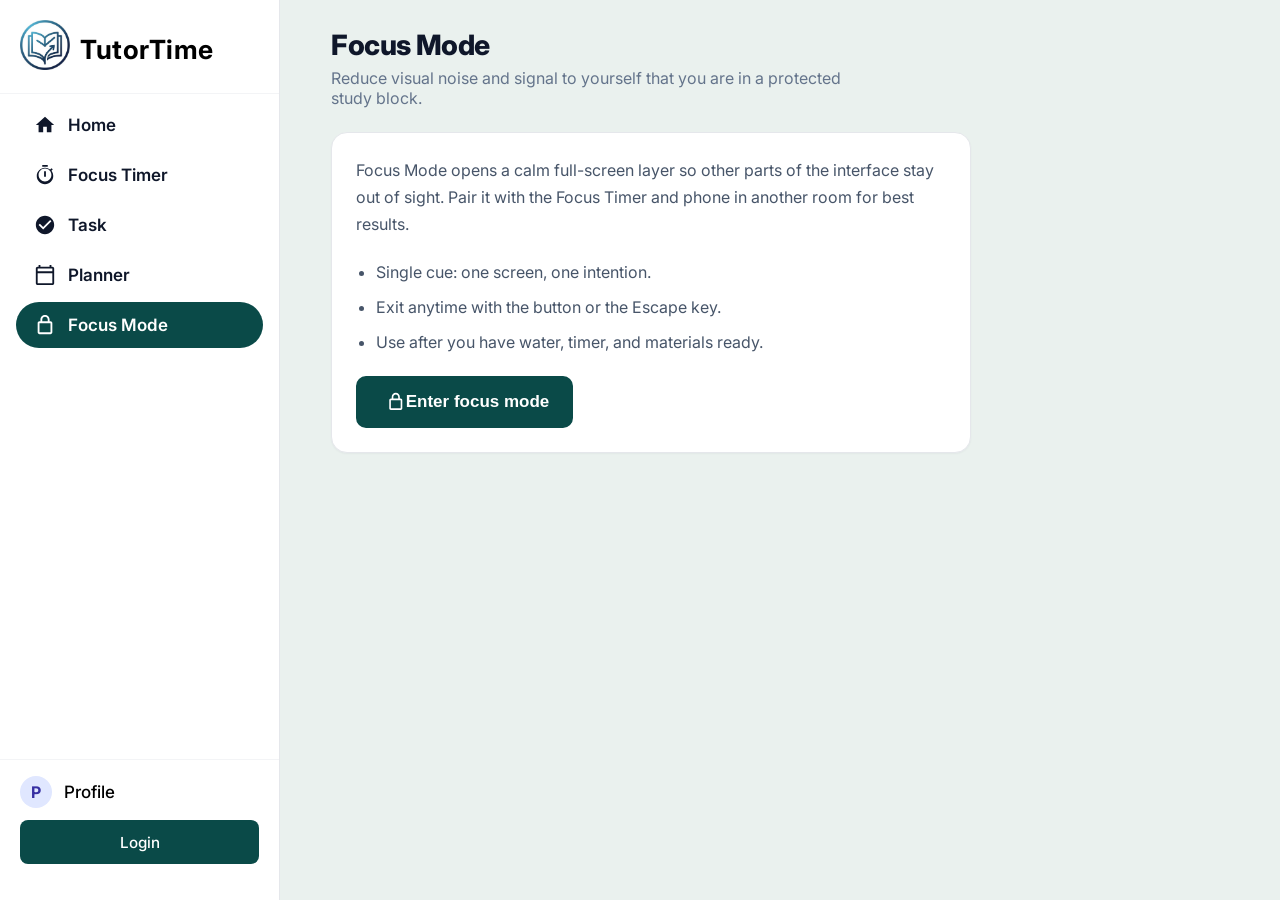
<file: focus-mode.html>
<!DOCTYPE html>
<html lang="en">
<head>
    <meta charset="UTF-8">
    <meta name="viewport" content="width=device-width, initial-scale=1.0, viewport-fit=cover">
    <link rel="stylesheet" href="Css/style.css">
    <link href="https://fonts.googleapis.com/css2?family=Inter:wght@400;500;600;700;800&display=swap" rel="stylesheet">
    <title>Focus Mode — TutorTime</title>
</head>
<body data-page="focus">
<script src="JavaScript/icons-sprite.js"></script>
    <div class="container">
        <aside class="sidebar">
            <div class="brand">
                <div class="brand-logo">
                    <img src="images/logo1.1.jpg" alt="TutorTime logo" width="50" height="50">
                </div>
                <h1>TutorTime</h1>
            </div>
            <nav class="side-menu">
                <ul>
                    <li>
                        <a href="index.html" class="nav-link">
                            <svg class="icon" aria-hidden="true"><use href="#i-home"></use></svg>
                            <span>Home</span>
                        </a>
                    </li>
                    <li>
                        <a href="focus-timer.html" class="nav-link">
                            <svg class="icon" aria-hidden="true"><use href="#i-timer"></use></svg>
                            <span>Focus Timer</span>
                        </a>
                    </li>
                    <li>
                        <a href="task.html" class="nav-link">
                            <svg class="icon" aria-hidden="true"><use href="#i-check-circle"></use></svg>
                            <span>Task</span>
                        </a>
                    </li>
                    <li>
                        <a href="planner.html" class="nav-link">
                            <svg class="icon" aria-hidden="true"><use href="#i-calendar"></use></svg>
                            <span>Planner</span>
                        </a>
                    </li>
                    <li>
                        <a href="focus-mode.html" class="nav-link active">
                            <svg class="icon" aria-hidden="true"><use href="#i-lock"></use></svg>
                            <span>Focus Mode</span>
                        </a>
                    </li>
                </ul>
            </nav>
            <div class="side-footer">
                <div class="user-profile">
                    <div class="avatar">P</div>
                    <span class="username">Profile</span>
                </div>
                <a href="login-form.html" class="login-btn">Login</a>
            </div>
        </aside>

        <main class="main-content">
            <header class="page-header">
                <div>
                    <h1>Focus Mode</h1>
                    <p>Reduce visual noise and signal to yourself that you are in a protected study block.</p>
                </div>
            </header>

            <div class="card focus-intro">
                <p style="color:#475569;line-height:1.7;">Focus Mode opens a calm full-screen layer so other parts of the interface stay out of sight. Pair it with the Focus Timer and phone in another room for best results.</p>
                <ul class="focus-benefits">
                    <li>Single cue: one screen, one intention.</li>
                    <li>Exit anytime with the button or the Escape key.</li>
                    <li>Use after you have water, timer, and materials ready.</li>
                </ul>
                <button type="button" class="get-started-btn" id="btn-focus-enter">
                    <svg class="icon" aria-hidden="true"><use href="#i-lock"></use></svg>
                    Enter focus mode
                </button>
            </div>
        </main>
    </div>

    <div class="focus-overlay" id="focus-overlay" role="dialog" aria-modal="true" aria-labelledby="focus-overlay-title">
        <button type="button" class="btn-exit" id="btn-focus-exit">Exit</button>
        <svg class="icon icon--xl" aria-hidden="true" style="color:#a7f3d0;margin-bottom:20px;"><use href="#i-lock"></use></svg>
        <h2 id="focus-overlay-title">You are in focus mode</h2>
        <p>Breathe once, start your timer, and work on one thing until this session ends. You have got this.</p>
        <button type="button" class="get-started-btn" id="btn-focus-exit-2" style="background:#ecfdf5;color:#042f2e;border-color:#ecfdf5;">Return to app</button>
    </div>

    <script src="JavaScript/app-pages.js"></script>
</body>
</html>
</file>
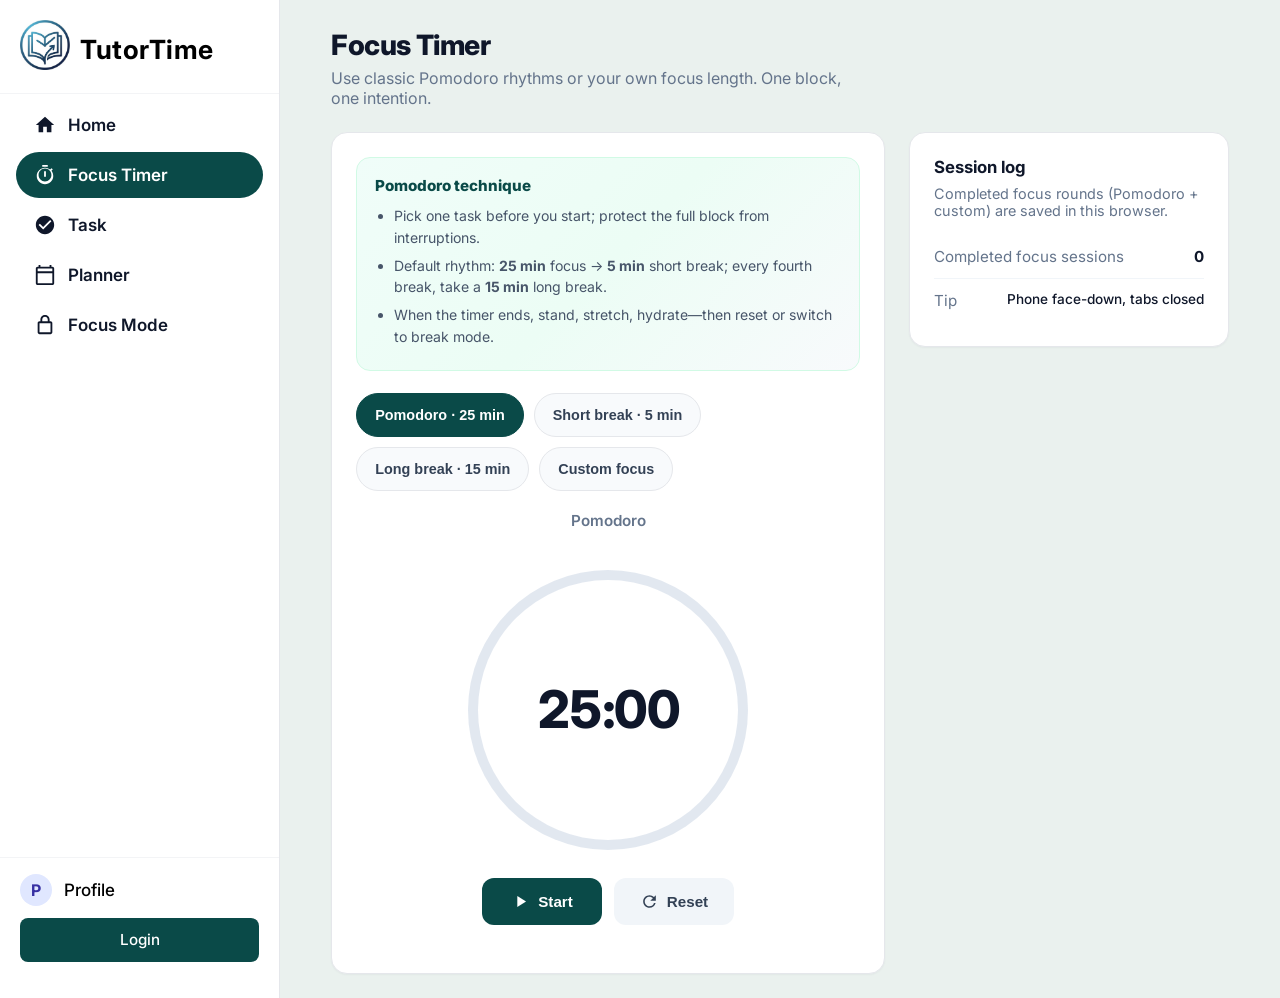
<file: focus-timer.html>
<!DOCTYPE html>
<html lang="en">
<head>
    <meta charset="UTF-8">
    <meta name="viewport" content="width=device-width, initial-scale=1.0, viewport-fit=cover">
    <link rel="stylesheet" href="Css/style.css">
    <link href="https://fonts.googleapis.com/css2?family=Inter:wght@400;500;600;700;800&display=swap" rel="stylesheet">
    <title>Focus Timer — TutorTime</title>
</head>
<body data-page="timer">
<script src="JavaScript/icons-sprite.js"></script>
    <div class="container">
        <aside class="sidebar">
            <div class="brand">
                <div class="brand-logo">
                    <img src="images/logo1.1.jpg" alt="TutorTime logo" width="50" height="50">
                </div>
                <h1>TutorTime</h1>
            </div>
            <nav class="side-menu">
                <ul>
                    <li>
                        <a href="index.html" class="nav-link">
                            <svg class="icon" aria-hidden="true"><use href="#i-home"></use></svg>
                            <span>Home</span>
                        </a>
                    </li>
                    <li>
                        <a href="focus-timer.html" class="nav-link active">
                            <svg class="icon" aria-hidden="true"><use href="#i-timer"></use></svg>
                            <span>Focus Timer</span>
                        </a>
                    </li>
                    <li>
                        <a href="task.html" class="nav-link">
                            <svg class="icon" aria-hidden="true"><use href="#i-check-circle"></use></svg>
                            <span>Task</span>
                        </a>
                    </li>
                    <li>
                        <a href="planner.html" class="nav-link">
                            <svg class="icon" aria-hidden="true"><use href="#i-calendar"></use></svg>
                            <span>Planner</span>
                        </a>
                    </li>
                    <li>
                        <a href="focus-mode.html" class="nav-link">
                            <svg class="icon" aria-hidden="true"><use href="#i-lock"></use></svg>
                            <span>Focus Mode</span>
                        </a>
                    </li>
                </ul>
            </nav>
            <div class="side-footer">
                <div class="user-profile">
                    <div class="avatar">P</div>
                    <span class="username">Profile</span>
                </div>
                <a href="login-form.html" class="login-btn">Login</a>
            </div>
        </aside>

        <main class="main-content">
            <header class="page-header">
                <div>
                    <h1>Focus Timer</h1>
                    <p>Use classic Pomodoro rhythms or your own focus length. One block, one intention.</p>
                </div>
            </header>

            <div class="timer-layout">
                <div class="card">
                    <section class="timer-technique" aria-labelledby="pomodoro-title">
                        <h3 id="pomodoro-title">Pomodoro technique</h3>
                        <ul>
                            <li>Pick one task before you start; protect the full block from interruptions.</li>
                            <li>Default rhythm: <strong>25 min</strong> focus → <strong>5 min</strong> short break; every fourth break, take a <strong>15 min</strong> long break.</li>
                            <li>When the timer ends, stand, stretch, hydrate—then reset or switch to break mode.</li>
                        </ul>
                    </section>

                    <div class="timer-modes" role="tablist" aria-label="Timer mode">
                        <button type="button" class="mode-chip active" data-mode="pomodoro">Pomodoro · 25 min</button>
                        <button type="button" class="mode-chip" data-mode="short">Short break · 5 min</button>
                        <button type="button" class="mode-chip" data-mode="long">Long break · 15 min</button>
                        <button type="button" class="mode-chip" data-mode="custom">Custom focus</button>
                    </div>

                    <div class="timer-custom-panel" id="timer-custom-panel" aria-live="polite">
                        <label for="custom-focus-min">Focus length (minutes)</label>
                        <div class="timer-custom-row">
                            <input type="number" id="custom-focus-min" min="1" max="180" value="25" inputmode="numeric">
                            <button type="button" class="btn-apply-custom" id="btn-custom-apply">Apply</button>
                        </div>
                        <p style="font-size:0.8rem;color:#64748b;margin:0;line-height:1.45;">Saved on this device. Switch to <strong>Custom focus</strong> to use it, or press Apply while in custom mode to reload the duration.</p>
                    </div>

                    <p class="timer-mode-label" id="timer-mode-label">Pomodoro</p>
                    <div class="timer-display-wrap">
                        <div class="timer-ring" id="timer-ring" style="--p:0;">
                            <span class="timer-time" id="timer-time">25:00</span>
                        </div>
                        <div class="timer-controls">
                            <button type="button" class="btn-primary" id="btn-timer-play">
                                <svg class="icon" aria-hidden="true"><use href="#i-play"></use></svg>
                                Start
                            </button>
                            <button type="button" class="btn-secondary" id="btn-timer-pause" style="display:none;">
                                <svg class="icon" aria-hidden="true"><use href="#i-pause"></use></svg>
                                Pause
                            </button>
                            <button type="button" class="btn-secondary" id="btn-timer-reset">
                                <svg class="icon" aria-hidden="true"><use href="#i-refresh"></use></svg>
                                Reset
                            </button>
                        </div>
                    </div>
                </div>
                <div class="card timer-side">
                    <h3 style="font-size:1.05rem;margin-bottom:8px;color:#0f172a;">Session log</h3>
                    <p style="color:#64748b;font-size:0.9rem;margin-bottom:16px;">Completed focus rounds (Pomodoro + custom) are saved in this browser.</p>
                    <div class="stat-row">
                        <span class="stat-label">Completed focus sessions</span>
                        <span class="stat-value" id="stat-completed">0</span>
                    </div>
                    <div class="stat-row">
                        <span class="stat-label">Tip</span>
                        <span class="stat-value" style="font-weight:500;font-size:0.85rem;">Phone face-down, tabs closed</span>
                    </div>
                </div>
            </div>
        </main>
    </div>
    <script src="JavaScript/app-pages.js"></script>
</body>
</html>
</file>
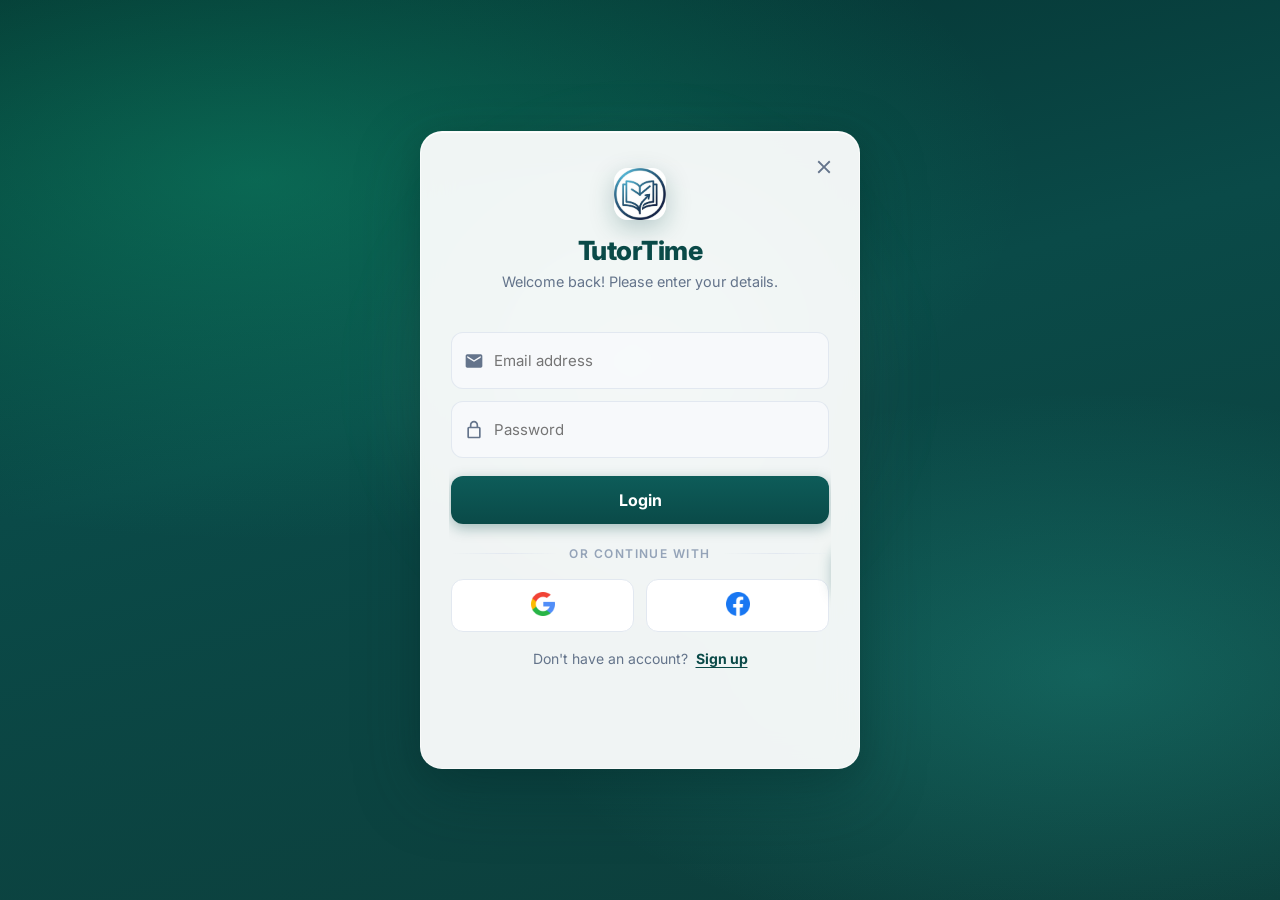
<file: login-form.html>
<!DOCTYPE html>
<html lang="en">
<head>
  <meta charset="UTF-8">
  <meta name="viewport" content="width=device-width, initial-scale=1.0, viewport-fit=cover">
  <title>TutorTime — Login</title>

  <link href="https://fonts.googleapis.com/css2?family=Inter:wght@400;500;600;700;800&display=swap" rel="stylesheet">

  <link rel="stylesheet" href="Css/login-form.css">
</head>
<body class="auth-body">
<script src="JavaScript/icons-sprite.js"></script>

  <div class="auth-bg" aria-hidden="true"></div>
  <div class="auth-bg auth-bg--orb" aria-hidden="true"></div>

  <div class="auth-layout">
    <div class="auth-card" id="auth-card">
      <a href="index.html" class="close-btn" aria-label="Close and return home">
        <svg class="icon" aria-hidden="true"><use href="#i-close"></use></svg>
      </a>

      <div class="brand-header">
        <div class="logo-icon auth-logo-pop">
          <img src="images/logo1.1.jpg" width="52" height="52" alt="TutorTime logo">
        </div>
        <h1 class="brand-title">TutorTime</h1>
        <p id="auth-subtitle" class="subtitle-text">Welcome back! Please enter your details.</p>
      </div>

      <div class="auth-slider-viewport">
        <div class="auth-slider-track" id="auth-track">
          <div class="auth-slide" id="login-section">
            <form class="auth-form">
              <label class="input-with-icon">
                <span class="input-icon" aria-hidden="true"><svg class="icon"><use href="#i-mail"></use></svg></span>
                <input type="email" class="input-field" placeholder="Email address" required autocomplete="email">
              </label>
              <label class="input-with-icon">
                <span class="input-icon" aria-hidden="true"><svg class="icon"><use href="#i-lock"></use></svg></span>
                <input type="password" class="input-field" placeholder="Password" required autocomplete="current-password">
              </label>
              <button type="submit" class="green-button auth-btn-shine">Login</button>
            </form>

            <div class="divider-line"><span>or continue with</span></div>

            <div class="social-buttons">
              <button type="button" class="social-btn" aria-label="Continue with Google"><img src="images/google.png" alt="" width="24" height="24"></button>
              <button type="button" class="social-btn" aria-label="Continue with Facebook"><img src="images/facebook.png" alt="" width="24" height="24"></button>
            </div>

            <div class="footer-text">
              Don't have an account?
              <button type="button" class="link-text link-text--btn" data-auth-switch="signup">Sign up</button>
            </div>
          </div>

          <div class="auth-slide" id="signup-section">
            <form class="auth-form">
              <label class="input-with-icon">
                <span class="input-icon" aria-hidden="true"><svg class="icon"><use href="#i-person"></use></svg></span>
                <input type="text" class="input-field" placeholder="Username" required autocomplete="username">
              </label>
              <label class="input-with-icon">
                <span class="input-icon" aria-hidden="true"><svg class="icon"><use href="#i-mail"></use></svg></span>
                <input type="email" class="input-field" placeholder="Email address" required autocomplete="email">
              </label>
              <label class="input-with-icon">
                <span class="input-icon" aria-hidden="true"><svg class="icon"><use href="#i-lock"></use></svg></span>
                <input type="password" class="input-field" placeholder="Create password" required autocomplete="new-password">
              </label>
              <button type="submit" class="green-button auth-btn-shine">Sign up</button>
            </form>

            <div class="divider-line"><span>or continue with</span></div>

            <div class="social-buttons">
              <button type="button" class="social-btn" aria-label="Continue with Google"><img src="images/google.png" alt="" width="24" height="24"></button>
              <button type="button" class="social-btn" aria-label="Continue with Facebook"><img src="images/facebook.png" alt="" width="24" height="24"></button>
            </div>

            <div class="footer-text">
              Already have an account?
              <button type="button" class="link-text link-text--btn" data-auth-switch="login">Login</button>
            </div>
          </div>
        </div>
      </div>
    </div>
  </div>

  <script src="JavaScript/script.js"></script>
</body>
</html>
</file>
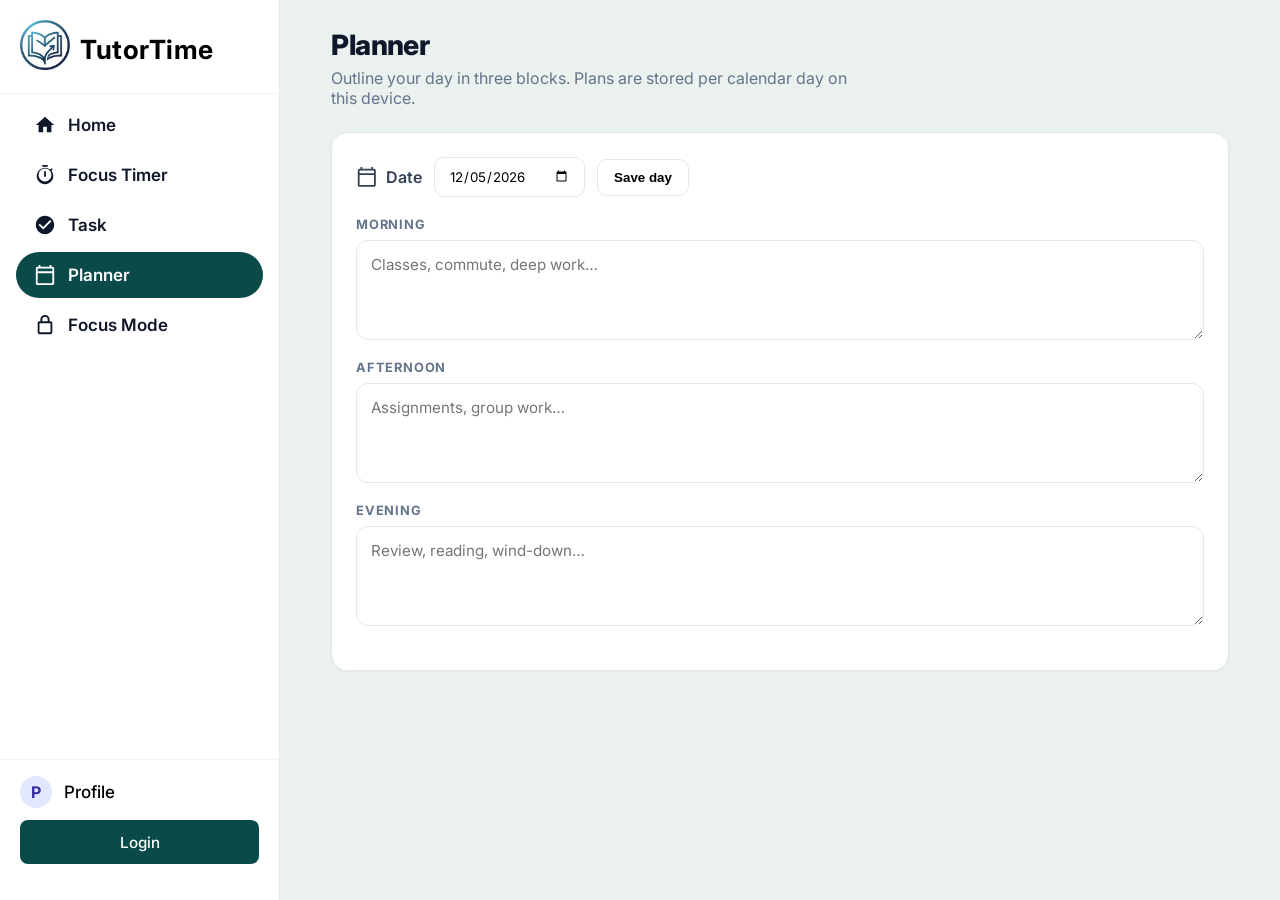
<file: planner.html>
<!DOCTYPE html>
<html lang="en">
<head>
    <meta charset="UTF-8">
    <meta name="viewport" content="width=device-width, initial-scale=1.0, viewport-fit=cover">
    <link rel="stylesheet" href="Css/style.css">
    <link href="https://fonts.googleapis.com/css2?family=Inter:wght@400;500;600;700;800&display=swap" rel="stylesheet">
    <title>Planner — TutorTime</title>
</head>
<body data-page="planner">
<script src="JavaScript/icons-sprite.js"></script>
    <div class="container">
        <aside class="sidebar">
            <div class="brand">
                <div class="brand-logo">
                    <img src="images/logo1.1.jpg" alt="TutorTime logo" width="50" height="50">
                </div>
                <h1>TutorTime</h1>
            </div>
            <nav class="side-menu">
                <ul>
                    <li>
                        <a href="index.html" class="nav-link">
                            <svg class="icon" aria-hidden="true"><use href="#i-home"></use></svg>
                            <span>Home</span>
                        </a>
                    </li>
                    <li>
                        <a href="focus-timer.html" class="nav-link">
                            <svg class="icon" aria-hidden="true"><use href="#i-timer"></use></svg>
                            <span>Focus Timer</span>
                        </a>
                    </li>
                    <li>
                        <a href="task.html" class="nav-link">
                            <svg class="icon" aria-hidden="true"><use href="#i-check-circle"></use></svg>
                            <span>Task</span>
                        </a>
                    </li>
                    <li>
                        <a href="planner.html" class="nav-link active">
                            <svg class="icon" aria-hidden="true"><use href="#i-calendar"></use></svg>
                            <span>Planner</span>
                        </a>
                    </li>
                    <li>
                        <a href="focus-mode.html" class="nav-link">
                            <svg class="icon" aria-hidden="true"><use href="#i-lock"></use></svg>
                            <span>Focus Mode</span>
                        </a>
                    </li>
                </ul>
            </nav>
            <div class="side-footer">
                <div class="user-profile">
                    <div class="avatar">P</div>
                    <span class="username">Profile</span>
                </div>
                <a href="login-form.html" class="login-btn">Login</a>
            </div>
        </aside>

        <main class="main-content">
            <header class="page-header">
                <div>
                    <h1>Planner</h1>
                    <p>Outline your day in three blocks. Plans are stored per calendar day on this device.</p>
                </div>
            </header>

            <div class="card">
                <div class="planner-toolbar">
                    <label for="planner-date" style="display:flex;align-items:center;gap:8px;font-weight:600;color:#334155;">
                        <svg class="icon icon--md" aria-hidden="true"><use href="#i-calendar"></use></svg>
                        Date
                    </label>
                    <input type="date" id="planner-date">
                    <button type="button" id="planner-save">Save day</button>
                </div>
                <div class="planner-slot">
                    <label for="planner-morning">Morning</label>
                    <textarea id="planner-morning" placeholder="Classes, commute, deep work…"></textarea>
                </div>
                <div class="planner-slot">
                    <label for="planner-afternoon">Afternoon</label>
                    <textarea id="planner-afternoon" placeholder="Assignments, group work…"></textarea>
                </div>
                <div class="planner-slot">
                    <label for="planner-evening">Evening</label>
                    <textarea id="planner-evening" placeholder="Review, reading, wind-down…"></textarea>
                </div>
            </div>
        </main>
    </div>
    <script src="JavaScript/app-pages.js"></script>
</body>
</html>
</file>
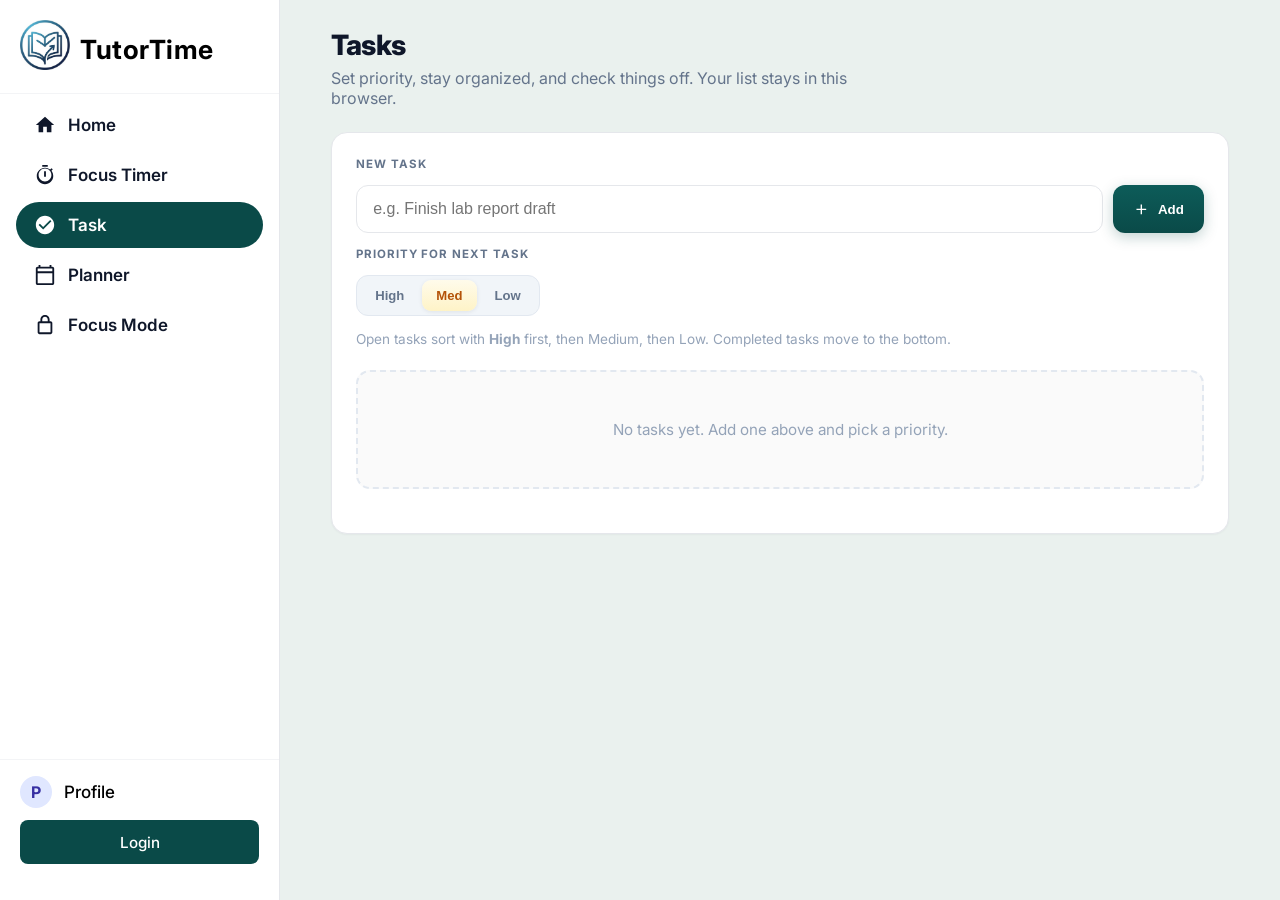
<file: task.html>
<!DOCTYPE html>
<html lang="en">
<head>
    <meta charset="UTF-8">
    <meta name="viewport" content="width=device-width, initial-scale=1.0, viewport-fit=cover">
    <link rel="stylesheet" href="Css/style.css">
    <link href="https://fonts.googleapis.com/css2?family=Inter:wght@400;500;600;700;800&display=swap" rel="stylesheet">
    <title>Tasks — TutorTime</title>
</head>
<body data-page="tasks">
<script src="JavaScript/icons-sprite.js"></script>
    <div class="container">
        <aside class="sidebar">
            <div class="brand">
                <div class="brand-logo">
                    <img src="images/logo1.1.jpg" alt="TutorTime logo" width="50" height="50">
                </div>
                <h1>TutorTime</h1>
            </div>
            <nav class="side-menu">
                <ul>
                    <li>
                        <a href="index.html" class="nav-link">
                            <svg class="icon" aria-hidden="true"><use href="#i-home"></use></svg>
                            <span>Home</span>
                        </a>
                    </li>
                    <li>
                        <a href="focus-timer.html" class="nav-link">
                            <svg class="icon" aria-hidden="true"><use href="#i-timer"></use></svg>
                            <span>Focus Timer</span>
                        </a>
                    </li>
                    <li>
                        <a href="task.html" class="nav-link active">
                            <svg class="icon" aria-hidden="true"><use href="#i-check-circle"></use></svg>
                            <span>Task</span>
                        </a>
                    </li>
                    <li>
                        <a href="planner.html" class="nav-link">
                            <svg class="icon" aria-hidden="true"><use href="#i-calendar"></use></svg>
                            <span>Planner</span>
                        </a>
                    </li>
                    <li>
                        <a href="focus-mode.html" class="nav-link">
                            <svg class="icon" aria-hidden="true"><use href="#i-lock"></use></svg>
                            <span>Focus Mode</span>
                        </a>
                    </li>
                </ul>
            </nav>
            <div class="side-footer">
                <div class="user-profile">
                    <div class="avatar">P</div>
                    <span class="username">Profile</span>
                </div>
                <a href="login-form.html" class="login-btn">Login</a>
            </div>
        </aside>

        <main class="main-content">
            <header class="page-header">
                <div>
                    <h1>Tasks</h1>
                    <p>Set priority, stay organized, and check things off. Your list stays in this browser.</p>
                </div>
            </header>

            <div class="card task-board">
                <div class="task-compose">
                    <label class="task-field-label" for="task-input">New task</label>
                    <div class="task-input-row">
                        <input type="text" id="task-input" placeholder="e.g. Finish lab report draft" maxlength="200" autocomplete="off">
                        <button type="button" class="task-add-btn" id="task-add">
                            <svg class="icon" aria-hidden="true"><use href="#i-add"></use></svg>
                            Add
                        </button>
                    </div>
                    <span class="task-field-label">Priority for next task</span>
                    <div class="priority-row">
                        <div class="priority-segment" role="group" aria-label="Default priority">
                            <button type="button" data-priority="high">High</button>
                            <button type="button" class="is-on" data-priority="medium">Med</button>
                            <button type="button" data-priority="low">Low</button>
                        </div>
                    </div>
                    <p class="task-hint">Open tasks sort with <strong>High</strong> first, then Medium, then Low. Completed tasks move to the bottom.</p>
                </div>
                <p id="task-empty" class="task-empty">No tasks yet. Add one above and pick a priority.</p>
                <ul class="task-list" id="task-list"></ul>
            </div>
        </main>
    </div>
    <script src="JavaScript/app-pages.js"></script>
</body>
</html>
</file>
<file: Css/style.css>
*{
    margin: 0;
    padding:0;
    box-sizing: border-box;
}
html {
  -webkit-text-size-adjust: 100%;
}

body {
  font-family: 'Inter', sans-serif;
  overflow-x: clip;
}

.container {
    min-height: 100vh;
    min-height: 100dvh;
    background-color: #eaf1ee;
    display: flex;
    flex-direction: column;
}

/* Sidebar: mobile-first (stacked + horizontal scroll), desktop overrides below */
.sidebar {
    width: 100%;
    flex-shrink: 0;
    background-color: white;
    display: flex;
    flex-direction: column;
    align-items: stretch;
    border-bottom: 1px solid #e5e7eb;
    padding: 10px 0 12px;
    gap: 0;
}

.brand {
    display: flex;
    justify-content: flex-start;
    align-items: center;
    padding: 4px 16px 10px;
    gap: 10px;
}

.brand-logo {
    font-size: 28px;
    margin-right: 0;
    border-radius: 50%;
    flex-shrink: 0;
}

.brand h1 {
    font-size: clamp(1.15rem, 4vw, 1.75rem);
    font-weight: 700;
    letter-spacing: 0.5px;
    white-space: nowrap;
    overflow: hidden;
    text-overflow: ellipsis;
}

.side-menu {
    width: 100%;
    overflow-x: auto;
    overflow-y: hidden;
    -webkit-overflow-scrolling: touch;
    scrollbar-width: thin;
}

.side-menu ul {
    display: flex;
    flex-direction: row;
    flex-wrap: nowrap;
    gap: 8px;
    list-style: none;
    padding: 4px 16px 10px;
    margin: 0;
    width: max-content;
    min-width: 100%;
    box-sizing: border-box;
}

.nav-link {
    display: flex;
    align-items: center;
    gap: 8px;
    padding: 10px 14px;
    color: #0f172a;
    text-decoration: none;
    font-size: clamp(0.8rem, 2.8vw, 0.95rem);
    font-weight: 600;
    transition: background 0.2s, color 0.2s;
    white-space: nowrap;
    flex-shrink: 0;
    border-radius: 999px;
    min-height: 44px;
    box-sizing: border-box;
}
.nav-link.active{
    background-color: #0A4A48;
    color: white;
    border-radius: 25px;
}
.nav-link:hover{
    background-color: #0d5c59;
    color: #fff;
    border-radius: 25px;
}
.login-btn {
    background-color: #0A4A48;
    color: white;
    text-decoration: none;
    font-size: 0.95rem;
    font-weight: 500;
    padding: 10px 16px;
    transition: all 0.2s;
    border-radius: 8px;
    min-height: 44px;
    display: inline-flex;
    align-items: center;
    justify-content: center;
    flex-shrink: 0;
}
.login-btn:hover{
    border-radius: 25px;
    
}

.side-footer {
    display: flex;
    justify-content: space-between;
    align-items: center;
    gap: 12px;
    padding: 10px 16px 4px;
    border-top: 1px solid #f3f4f6;
    margin-top: 4px;
}
.user-profile{
    display:flex;
    align-items: center;
    
}
.avatar{
    width: 32px;
    height: 32px;
    background-color:#E0E7FF;
    color:#3730A3 ;
    border-radius: 50%;
    display: flex;
    align-items: center;
    justify-content: center;
    font-weight: bold;
    margin-right: 12px;
}
.username{
    font-size: 17px;
    font-weight: 500;
}


/* Main content styles */


.main-content {
    background-color: #eaf1ee;
    width: 100%;
    flex: 1;
    min-width: 0;
    padding: clamp(16px, 3vw, 28px) clamp(14px, 4vw, 70px);
    padding-bottom: max(24px, env(safe-area-inset-bottom, 0px));
}


.welcome-section {
    gap: 12px;
    display: flex;
    justify-content: space-between;
    align-items: center;
    text-align: left;
    flex-wrap: wrap;
    margin-top: 4px;
}

.welcome-section p {
    font-size: clamp(0.9rem, 2.8vw, 1.05rem);
    font-weight: 500;
    color: #64748b;
    line-height: 1.45;
    flex: 1 1 200px;
    min-width: 0;
}
.notification-icon {
    background-color: white;
    border: 1px solid #e0e0e0;
    width: 44px;
    height: 44px;
    border-radius: 10px;
    display: flex;
    align-items: center;
    justify-content: center;
    flex-shrink: 0;
    cursor: pointer;
}

.notification-icon .icon {
    width: 22px;
    height: 22px;
    color: #0A4A48;
}
.notification-icon img{   

    width: 22px;
    height: 22px;
}

.main-section {
    background-color: white;
    border: 1px solid #e0e0e0;
    border-radius: clamp(14px, 2vw, 20px);
    margin-top: 20px;
    display: flex;
    justify-content: space-between;
    align-items: stretch;
    min-height: min(520px, 70vh);
}

.text-section {
    align-self: center;
    padding: clamp(20px, 4vw, 48px) clamp(16px, 4vw, 70px);
    width: 100%;
    max-width: 640px;
}

.text h1 {
    font-size: clamp(2rem, 6vw, 3.75rem);
    font-weight: 900;
    line-height: 1.1;
    margin-bottom: 12px;
}

.text p {
    color: #4B5563;
    font-size: clamp(1rem, 2.2vw, 1.25rem);
    width: 100%;
    max-width: 520px;
    line-height: 1.55;
    margin-bottom: 20px;
}

.socials p {
    color: #4B5563;
    font-size: clamp(1rem, 2.2vw, 1.25rem);
    line-height: 1.55;
    width: 100%;
    max-width: 520px;
}

.laptop-image {
    display: flex;
    align-items: center;
    justify-content: center;
    min-height: 0;
    padding: clamp(16px, 3vw, 40px);
}

.hero-visual {
    position: relative;
    width: 100%;
    max-width: min(520px, 100%);
    margin: 0 auto;
}

.hero-visual__glow {
    position: absolute;
    inset: -8% -6% auto -6%;
    height: 70%;
    background: radial-gradient(ellipse at 50% 40%, rgba(16, 185, 129, 0.35), transparent 62%);
    filter: blur(20px);
    pointer-events: none;
    z-index: 0;
}

.hero-visual__frame {
    position: relative;
    z-index: 1;
    padding: clamp(10px, 2vw, 14px);
    border-radius: 24px;
    background: linear-gradient(145deg, #ffffff 0%, #ecfdf5 45%, #d8f3eb 100%);
    box-shadow:
        0 2px 0 rgba(255, 255, 255, 0.9) inset,
        0 20px 50px rgba(10, 74, 72, 0.18),
        0 4px 12px rgba(15, 23, 42, 0.06);
    border: 1px solid rgba(10, 74, 72, 0.12);
}

.hero-visual__img {
    display: block;
    width: 100%;
    height: auto;
    border-radius: 16px;
    object-fit: cover;
    aspect-ratio: 16 / 10;
    background: #e8f4f1;
    border: 1px solid rgba(255, 255, 255, 0.85);
    box-shadow: 0 12px 28px rgba(4, 47, 46, 0.15);
    filter: saturate(1.06) contrast(1.03);
    transition: transform 0.35s ease, box-shadow 0.35s ease;
}

.hero-visual:hover .hero-visual__img {
    transform: translateY(-3px) scale(1.01);
    box-shadow: 0 18px 40px rgba(4, 47, 46, 0.2);
}

.hero-visual__fallback {
    display: none;
    width: 100%;
    border-radius: 16px;
    overflow: hidden;
    box-shadow: 0 12px 28px rgba(4, 47, 46, 0.12);
}

.hero-visual.is-fallback .hero-visual__img {
    display: none;
}

.hero-visual.is-fallback .hero-visual__fallback {
    display: block;
}

.hero-visual.is-fallback .hero-visual__fallback svg {
    display: block;
    width: 100%;
    height: auto;
}

.hero-visual--compact {
    max-width: 380px;
    margin: 0 auto;
}

.hero-visual--compact .hero-visual__frame {
    padding: 8px;
    border-radius: 18px;
}

.hero-visual--compact .hero-visual__img {
    border-radius: 12px;
}

.cta-buttons {
    display: flex;
    flex-wrap: wrap;
    gap: 12px;
    margin-bottom: 20px;
}
.get-started-btn {
    display: inline-flex;
    align-items: center;
    justify-content: center;
    padding: 14px 22px;
    min-height: 48px;
    background-color: #0A4A48;
    color: white;
    border: 2px solid #0A4A48;
    border-radius: 10px;
    font-size: 17px;
    font-weight: 600;
    cursor: pointer;
    text-decoration: none;
}
.get-started-btn:hover{
    background-color: white;
    color:#0A4A48;
}

.get-explore-btn {
    display: inline-flex;
    align-items: center;
    justify-content: center;
    padding: 14px 22px;
    min-height: 48px;
    background-color: transparent;
    color: #0A4A48;
    border-radius: 10px;
    font-size: 17px;
    font-weight: 600;
    cursor: pointer;
    border: 2px solid transparent;
    text-decoration: none;
}
.get-explore-btn:hover{
    background-color: #0A4A48;
    color: white;
}

.feature-section{
    display: flex;
    align-items: center;
    justify-content: space-between;
    gap: 20px;
    margin-top: 24px;
}
.feature-item {
    width: 100%;
    min-height: 120px;
    height: auto;
    background-color: white;
    border: 1px solid #e0e0e0;
    border-radius: 18px;   
    padding: 20px;
    display: flex;
    flex: 1;
    justify-content: space-between;
    align-items: center;
    gap: 24px;
}
.feature-icon{
    display: flex;
    justify-content: center;
    align-items: center;
    width: 80px;
    height: 80px;
    background-color: #EAF4F1;
    border-radius: 16px;
}
.feature-text {
    flex: 1;
    min-width: 0;
}

.feature-text h3 {
    font-size: clamp(1.05rem, 3vw, 1.25rem);
    font-weight: 700;
    margin-bottom: 10px;
}

.feature-text p {
    font-size: clamp(0.9rem, 2.5vw, 1.05rem);
    color: #6B7280;
}
.dashboard-section{
    display: flex;
    justify-content: space-between;
    gap: 20px;
    margin-top: 24px;   
}
.progress-section {
    min-height: 0;
    background-color: white;
    border: 1px solid #e0e0e0;
    border-radius: 18px;
    padding: clamp(16px, 3vw, 25px);
    width: 100%;
}
.progress-header {
    display: flex;
    flex-wrap: wrap;
    justify-content: space-between;
    align-items: center;
    gap: 10px;
    text-align: left;
    margin-bottom: 10px;
}
.dropdown{
    display: flex;
    align-items: center;
    justify-content: center;
    border: 1px solid #e0e0e0;
    border-radius: 8px;
    padding: 4px 8px;
    cursor: pointer;
}
.progress-stats{
    display: flex;
    justify-content: space-between;
    align-items: center;
    gap: 20px;

}
.focus-card,
.session-card,
.tasks-card,
.streak-card {
    background-color: #F3F7F4;
    border-radius: 16px;
    min-width: 0;
    min-height: 108px;
    height: auto;
    padding: 12px 10px;
    text-align: center;
    display: flex;
    flex-direction: column;
    justify-content: center;
    align-items: center;
    gap: 4px;
    flex: 1 1 calc(50% - 10px);
    margin-top: 4px;
}

.focus-card p,
.session-card p,
.tasks-card p,
.streak-card p {
    font-size: clamp(0.8rem, 2.5vw, 1rem);
    color: black;
    margin-top: 8px;
    margin-bottom: 8px;
}
.focus-card h4,
.session-card h4,
.tasks-card h4,
.streak-card h4 {
    font-size: clamp(1rem, 3vw, 1.25rem);
    font-weight: 700;
}

.goal-row {
    display: flex;
    flex-wrap: wrap;
    justify-content: space-between;
    align-items: flex-start;
    gap: 16px;
    margin-top: 20px;
}

.goal-left{
    display:flex;
    gap:14px;
}

.star{
    width:60px;
    height:60px;
    background:#e6f4ee;
    border-radius:50%;
    display:flex;
    justify-content:center;
    align-items:center;
}

.goal-left h4 {
    font-size: clamp(1rem, 2.8vw, 1.25rem);
    color:#1f2937;
    margin-bottom:4px;
}

.goal-left p{
    font-size:16px;
    color:#6B7280;
}

.goal-right {
    text-align: right;
    flex-shrink: 0;
    margin-left: auto;
}

.goal-right h3{
    font-size:20px;
    color:#15803d;
}

.goal-right p{
    font-size:14px;
    color:#6B7280;
}
.progress-section2 {
    background-color: white;
    border: 1px solid #e0e0e0;
    border-radius: 18px;
    padding: clamp(16px, 3vw, 20px);
    display: flex;
    flex-wrap: wrap;
    justify-content: space-around;
    align-items: center;
    gap: 20px;
    width: 100%;
}

.laptop-image2 img {
    max-width: 100%;
    height: auto;
    display: block;
}
.progress-text h4 {
    font-size: clamp(1.35rem, 4vw, 1.875rem);
    font-weight:800;
    color:#1f2937;
    margin-bottom:12px;

}
.progress-text p{
    font-size:18px;
    color:#64748b;
    margin-bottom:30px;
}

.banner {
    background-color: #c8cfcc;
    color: #0A4A48;
    border-radius: 10px;
    padding: clamp(16px, 3vw, 20px);
    display: flex;
    flex-wrap: wrap;
    justify-content: space-between;
    align-items: center;
    gap: 16px;
    margin-top: 15px;
}

.banner-text h4 {
    font-size: clamp(1rem, 2.8vw, 1.15rem);
    line-height: 1.4;
}

.banner-text {
    display: flex;
    justify-content: center;
    align-items: center;
    gap: 16px;
    flex-wrap: wrap;
    text-align: left;
}
.banner-text img{
    width:56px;
    height:56px;
    border-radius:18px;
    background:#0a5c55;
    color:#fff;
    display:flex;
    justify-content:center;
    align-items:center;
    font-size:28px;
}

.banner-trophy {
    width: 56px;
    height: 56px;
    border-radius: 18px;
    background: #0a5c55;
    display: flex;
    align-items: center;
    justify-content: center;
    flex-shrink: 0;
}

/* ---- SVG icons (Material-style paths in icons-sprite.js) ---- */
.icon {
    display: inline-block;
    width: 1.25em;
    height: 1.25em;
    flex-shrink: 0;
    vertical-align: middle;
    color: inherit;
}
.icon--sm { width: 1.1em; height: 1.1em; }
.icon--md { width: 1.35em; height: 1.35em; }
.icon--lg { width: 2rem; height: 2rem; }
.icon--xl { width: 2.75rem; height: 2.75rem; }
.nav-link .icon { width: 22px; height: 22px; }
.feature-icon .icon {
    width: clamp(28px, 7vw, 40px);
    height: clamp(28px, 7vw, 40px);
    color: #0A4A48;
}
.get-started-btn .icon { width: 1.15em; height: 1.15em; margin-left: 6px; }

.material-symbols-outlined { font-family: inherit; }

@media (min-width: 1024px) {
    .container {
        flex-direction: row;
    }
    .sidebar {
        width: 280px;
        min-height: 100vh;
        height: auto;
        flex-direction: column;
        align-items: stretch;
        justify-content: flex-start;
        border-bottom: none;
        border-right: 1px solid #e5e7eb;
        padding: 20px 0;
    }
    .brand {
        padding: 0 20px 16px;
        border-bottom: 1px solid #f3f4f6;
        margin-bottom: 8px;
    }
    .side-menu {
        flex: 1;
        width: 100%;
        padding: 0 12px;
        overflow: visible;
    }
    .side-menu ul {
        flex-direction: column;
        flex-wrap: nowrap;
        gap: 4px;
        width: 100%;
        min-width: 0;
        padding: 0 4px;
        box-sizing: border-box;
    }
    .nav-link {
        border-radius: 12px;
        white-space: normal;
        width: 100%;
        font-size: 17px;
        gap: 12px;
        padding: 12px 18px;
        justify-content: flex-start;
    }
    .brand h1 {
        font-size: 1.65rem;
        white-space: normal;
    }
    .main-section {
        flex-direction: row;
        align-items: stretch;
        min-height: min(560px, 78vh);
    }
    .progress-stats {
        flex-wrap: nowrap;
    }
    .focus-card,
    .session-card,
    .tasks-card,
    .streak-card {
        flex: 1 1 0;
        min-width: 0;
    }
    .main-content {
        flex: 1;
        min-width: 0;
    }
    .side-footer {
        flex-direction: column;
        align-items: stretch;
        padding: 16px 20px;
        border-top: 1px solid #f3f4f6;
        gap: 12px;
    }
    .side-footer .login-btn {
        text-align: center;
        width: 100%;
    }
}

.page-header {
    display: flex;
    flex-wrap: wrap;
    align-items: flex-start;
    justify-content: space-between;
    gap: 16px;
    margin-bottom: 24px;
}
.page-header h1 {
    font-size: clamp(1.35rem, 4.5vw, 1.75rem);
    font-weight: 800;
    color: #0f172a;
    letter-spacing: -0.02em;
}
.page-header p {
    color: #64748b;
    font-size: 1rem;
    margin-top: 6px;
    max-width: 520px;
}

.card {
    background: #fff;
    border: 1px solid #e5e7eb;
    border-radius: 16px;
    padding: clamp(14px, 4vw, 24px);
    box-shadow: 0 1px 2px rgba(15, 23, 42, 0.04);
}

/* Focus timer */
.timer-layout {
    display: grid;
    gap: 24px;
    grid-template-columns: 1fr;
    align-items: start;
}
@media (min-width: 900px) {
    .timer-layout {
        grid-template-columns: 1fr 320px;
    }
}

.timer-modes {
    display: flex;
    flex-wrap: wrap;
    gap: 10px;
    margin-bottom: 20px;
}
.mode-chip {
    border: 1px solid #e5e7eb;
    background: #f8fafc;
    color: #334155;
    padding: 10px 18px;
    min-height: 44px;
    border-radius: 999px;
    font-size: 0.9rem;
    font-weight: 600;
    cursor: pointer;
    transition: background 0.15s, border-color 0.15s, color 0.15s;
}
.mode-chip:hover {
    border-color: #0A4A48;
    color: #0A4A48;
}
.mode-chip.active {
    background: #0A4A48;
    border-color: #0A4A48;
    color: #fff;
}

.timer-technique {
    margin-bottom: 22px;
    padding: 18px 18px 16px;
    border-radius: 14px;
    background: linear-gradient(135deg, #f0fdf9 0%, #ecfdf5 50%, #f8fafc 100%);
    border: 1px solid #d1fae5;
    text-align: left;
}

.timer-technique h3 {
    font-size: 0.95rem;
    font-weight: 800;
    color: #0A4A48;
    margin-bottom: 10px;
    display: flex;
    align-items: center;
    gap: 8px;
}

.timer-technique ul {
    margin: 0;
    padding-left: 1.15rem;
    color: #475569;
    font-size: 0.88rem;
    line-height: 1.55;
}

.timer-technique li {
    margin-bottom: 6px;
}

.timer-custom-panel {
    display: none;
    margin-top: 14px;
    padding: 16px;
    border-radius: 14px;
    background: #f8fafc;
    border: 1px dashed #cbd5e1;
    text-align: left;
}

.timer-custom-panel.is-visible {
    display: block;
    animation: timerPanelIn 0.35s ease both;
}

@keyframes timerPanelIn {
    from {
        opacity: 0;
        transform: translateY(-6px);
    }
    to {
        opacity: 1;
        transform: translateY(0);
    }
}

.timer-custom-panel label {
    display: block;
    font-size: 0.75rem;
    font-weight: 700;
    text-transform: uppercase;
    letter-spacing: 0.06em;
    color: #64748b;
    margin-bottom: 6px;
}

.timer-custom-row {
    display: flex;
    flex-wrap: wrap;
    gap: 10px;
    align-items: flex-end;
    margin-bottom: 12px;
}

.timer-custom-row:last-child {
    margin-bottom: 0;
}

.timer-custom-row input[type="number"] {
    width: 88px;
    padding: 10px 12px;
    border: 1px solid #e2e8f0;
    border-radius: 10px;
    font-size: 1rem;
    font-weight: 600;
}

.timer-custom-row input:focus {
    outline: none;
    border-color: #0A4A48;
}

.btn-apply-custom {
    padding: 10px 18px;
    background: #0A4A48;
    color: #fff;
    border: none;
    border-radius: 10px;
    font-weight: 600;
    cursor: pointer;
}

.btn-apply-custom:hover {
    background: #0d5c59;
}

.timer-mode-label {
    text-align: center;
    color: #64748b;
    font-weight: 600;
    margin-bottom: 8px;
    font-size: 0.95rem;
}

.timer-display-wrap {
    display: flex;
    flex-direction: column;
    align-items: center;
    padding: 32px 16px 24px;
}
.timer-ring {
    position: relative;
    width: min(280px, 85vw);
    height: min(280px, 85vw);
    border-radius: 50%;
    background: conic-gradient(#0A4A48 calc(var(--p, 0) * 1%), #e2e8f0 0);
    display: flex;
    align-items: center;
    justify-content: center;
    margin-bottom: 28px;
}
.timer-ring::after {
    content: "";
    position: absolute;
    inset: 10px;
    border-radius: 50%;
    background: #fff;
}
.timer-time {
    position: relative;
    z-index: 1;
    font-size: clamp(2.5rem, 8vw, 3.25rem);
    font-weight: 800;
    font-variant-numeric: tabular-nums;
    color: #0f172a;
    letter-spacing: -0.03em;
}

.timer-controls {
    display: flex;
    flex-wrap: wrap;
    gap: 12px;
    justify-content: center;
}
.timer-controls button {
    display: inline-flex;
    align-items: center;
    justify-content: center;
    gap: 8px;
    min-width: 120px;
    padding: 14px 22px;
    border-radius: 12px;
    font-size: 0.95rem;
    font-weight: 600;
    cursor: pointer;
    border: none;
    transition: transform 0.1s, box-shadow 0.15s;
}
.timer-controls button:active {
    transform: scale(0.98);
}
.btn-primary {
    background: #0A4A48;
    color: #fff;
}
.btn-primary:hover {
    background: #0d5c59;
}
.btn-secondary {
    background: #f1f5f9;
    color: #334155;
    border: 1px solid #e2e8f0;
}
.btn-secondary:hover {
    background: #e2e8f0;
}

.timer-side .stat-row {
    display: flex;
    justify-content: space-between;
    padding: 12px 0;
    border-bottom: 1px solid #f1f5f9;
    font-size: 0.95rem;
}
.timer-side .stat-row:last-child {
    border-bottom: none;
}
.timer-side .stat-label { color: #64748b; }
.timer-side .stat-value { font-weight: 700; color: #0f172a; }

/* Tasks — priorities & layout */
.task-board {
    display: flex;
    flex-direction: column;
    gap: 20px;
}

.task-compose {
    display: flex;
    flex-direction: column;
    gap: 14px;
}

.task-field-label {
    font-size: 0.72rem;
    font-weight: 700;
    text-transform: uppercase;
    letter-spacing: 0.08em;
    color: #64748b;
}

.task-input-row {
    display: flex;
    gap: 10px;
    flex-wrap: wrap;
    align-items: stretch;
}

.task-input-row input[type="text"] {
    flex: 1;
    min-width: 0;
    padding: 14px 16px;
    border: 1px solid #e5e7eb;
    border-radius: 12px;
    font-size: 1rem;
    transition: border-color 0.2s, box-shadow 0.2s;
}

.task-input-row input[type="text"]:focus {
    outline: none;
    border-color: #0A4A48;
    box-shadow: 0 0 0 3px rgba(10, 74, 72, 0.12);
}

.priority-row {
    display: flex;
    flex-wrap: wrap;
    align-items: center;
    gap: 10px;
}

.priority-segment {
    display: inline-flex;
    border-radius: 12px;
    padding: 4px;
    background: #f1f5f9;
    border: 1px solid #e2e8f0;
    gap: 4px;
}

.priority-segment button {
    border: none;
    background: transparent;
    padding: 8px 14px;
    border-radius: 9px;
    font-size: 0.82rem;
    font-weight: 700;
    cursor: pointer;
    color: #64748b;
    transition: background 0.2s, color 0.2s, transform 0.15s;
}

.priority-segment button:hover {
    color: #334155;
}

.priority-segment button.is-on {
    background: #fff;
    color: #0f172a;
    box-shadow: 0 1px 4px rgba(15, 23, 42, 0.08);
}

.priority-segment button[data-priority="high"].is-on {
    background: linear-gradient(180deg, #fef2f2, #fee2e2);
    color: #b91c1c;
}

.priority-segment button[data-priority="medium"].is-on {
    background: linear-gradient(180deg, #fffbeb, #fef3c7);
    color: #b45309;
}

.priority-segment button[data-priority="low"].is-on {
    background: linear-gradient(180deg, #f0fdf4, #dcfce7);
    color: #15803d;
}

.task-input-row .task-add-btn {
    display: inline-flex;
    align-items: center;
    justify-content: center;
    gap: 8px;
    padding: 14px 20px;
    background: linear-gradient(180deg, #0d5c59, #0A4A48);
    color: #fff;
    border: none;
    border-radius: 12px;
    font-weight: 700;
    cursor: pointer;
    box-shadow: 0 4px 14px rgba(10, 74, 72, 0.25);
    transition: transform 0.15s, filter 0.2s;
}

.task-input-row .task-add-btn:hover {
    filter: brightness(1.05);
    transform: translateY(-1px);
}

.task-hint {
    font-size: 0.85rem;
    color: #94a3b8;
    line-height: 1.45;
}

.task-list {
    list-style: none;
}

.task-item {
    display: flex;
    flex-wrap: wrap;
    align-items: center;
    gap: 12px;
    padding: 14px 16px;
    border-radius: 14px;
    margin-bottom: 10px;
    background: #fff;
    border: 1px solid #eef2f6;
    box-shadow: 0 1px 2px rgba(15, 23, 42, 0.04);
    transition: box-shadow 0.2s, border-color 0.2s, transform 0.2s;
    animation: taskRowIn 0.4s ease both;
}

@keyframes taskRowIn {
    from {
        opacity: 0;
        transform: translateY(8px);
    }
    to {
        opacity: 1;
        transform: translateY(0);
    }
}

.task-item:hover {
    border-color: #e2e8f0;
    box-shadow: 0 8px 24px rgba(15, 23, 42, 0.06);
}

.task-item--high {
    border-left: 4px solid #ef4444;
}

.task-item--medium {
    border-left: 4px solid #f59e0b;
}

.task-item--low {
    border-left: 4px solid #22c55e;
}

.task-item.done {
    opacity: 0.82;
}

.task-item.done .task-title {
    text-decoration: line-through;
    color: #94a3b8;
}

.task-item input[type="checkbox"] {
    width: 22px;
    height: 22px;
    accent-color: #0A4A48;
    cursor: pointer;
}

.task-main {
    flex: 1 1 200px;
    min-width: 0;
    display: flex;
    flex-direction: column;
    gap: 6px;
}

.task-title {
    font-size: 1rem;
    font-weight: 600;
    color: #1e293b;
    line-height: 1.35;
    word-break: break-word;
}

.task-badge {
    display: inline-flex;
    align-items: center;
    width: fit-content;
    padding: 3px 10px;
    border-radius: 999px;
    font-size: 0.68rem;
    font-weight: 800;
    text-transform: uppercase;
    letter-spacing: 0.06em;
}

.task-badge--high {
    background: #fef2f2;
    color: #b91c1c;
}

.task-badge--medium {
    background: #fffbeb;
    color: #b45309;
}

.task-badge--low {
    background: #f0fdf4;
    color: #15803d;
}

.task-priority-select {
    margin-left: auto;
    padding: 8px 10px;
    border-radius: 10px;
    border: 1px solid #e2e8f0;
    font-size: 0.82rem;
    font-weight: 600;
    color: #334155;
    background: #f8fafc;
    cursor: pointer;
    min-width: 108px;
}

.task-priority-select:focus {
    outline: none;
    border-color: #0A4A48;
}

.task-delete {
    background: transparent;
    border: none;
    padding: 10px;
    cursor: pointer;
    border-radius: 10px;
    color: #94a3b8;
    transition: background 0.2s, color 0.2s;
}

.task-delete:hover {
    background: #fef2f2;
    color: #b91c1c;
}

.task-empty {
    text-align: center;
    padding: 48px 20px;
    color: #94a3b8;
    font-size: 0.95rem;
    border: 2px dashed #e2e8f0;
    border-radius: 14px;
    background: #fafafa;
}

@media (max-width: 520px) {
    .task-priority-select {
        margin-left: 0;
        flex: 1 1 120px;
    }
}

/* Planner */
.planner-toolbar {
    display: flex;
    flex-wrap: wrap;
    gap: 12px;
    align-items: center;
    margin-bottom: 20px;
}
.planner-toolbar input[type="date"] {
    padding: 10px 14px;
    border: 1px solid #e5e7eb;
    border-radius: 10px;
    font-family: inherit;
}
.planner-toolbar button {
    padding: 10px 16px;
    border-radius: 10px;
    border: 1px solid #e5e7eb;
    background: #fff;
    cursor: pointer;
    font-weight: 600;
}
.planner-toolbar button:hover {
    border-color: #0A4A48;
    color: #0A4A48;
}

.planner-slot {
    margin-bottom: 16px;
}
.planner-slot label {
    display: block;
    font-size: 0.8rem;
    font-weight: 700;
    text-transform: uppercase;
    letter-spacing: 0.06em;
    color: #64748b;
    margin-bottom: 8px;
}
.planner-slot textarea {
    width: 100%;
    min-height: 100px;
    padding: 14px;
    border: 1px solid #e5e7eb;
    border-radius: 12px;
    font-family: inherit;
    font-size: 0.95rem;
    resize: vertical;
}
.planner-slot textarea:focus {
    outline: none;
    border-color: #0A4A48;
}

/* Focus mode */
.focus-intro {
    max-width: 640px;
}
.focus-benefits {
    margin: 20px 0;
    padding-left: 20px;
    color: #475569;
    line-height: 1.7;
}
.focus-benefits li {
    margin-bottom: 8px;
}

.focus-overlay {
    position: fixed;
    inset: 0;
    z-index: 1000;
    background: linear-gradient(160deg, #042f2e 0%, #0A4A48 45%, #0d5c59 100%);
    color: #ecfdf5;
    display: none;
    flex-direction: column;
    align-items: center;
    justify-content: center;
    text-align: center;
    padding: max(24px, env(safe-area-inset-top, 0px)) max(20px, env(safe-area-inset-right, 0px)) max(24px, env(safe-area-inset-bottom, 0px)) max(20px, env(safe-area-inset-left, 0px));
}
.focus-overlay.is-open {
    display: flex;
}
.focus-overlay h2 {
    font-size: clamp(1.5rem, 4vw, 2rem);
    font-weight: 800;
    margin-bottom: 12px;
}
.focus-overlay p {
    opacity: 0.9;
    max-width: 420px;
    line-height: 1.6;
    margin-bottom: 28px;
}
.focus-overlay .btn-exit {
    position: absolute;
    top: max(12px, env(safe-area-inset-top, 12px));
    right: max(12px, env(safe-area-inset-right, 12px));
    background: rgba(255,255,255,0.12);
    border: 1px solid rgba(255,255,255,0.25);
    color: #fff;
    padding: 10px 18px;
    border-radius: 10px;
    cursor: pointer;
    font-weight: 600;
}
.focus-overlay .btn-exit:hover {
    background: rgba(255,255,255,0.2);
}

/* Tablet & large phone refinements */
@media (max-width: 1023px) {
    .main-section {
        flex-direction: column;
        min-height: 0;
    }
    .text-section {
        padding: clamp(20px, 4vw, 32px) clamp(12px, 4vw, 24px) 0;
        max-width: none;
    }
    .text h1 {
        line-height: 1.12;
    }
    .laptop-image {
        justify-content: center;
        padding: clamp(16px, 4vw, 28px);
    }
    .laptop-image img {
        max-width: 100%;
        height: auto;
    }
    .main-content {
        padding: clamp(14px, 3vw, 22px) clamp(12px, 3.5vw, 20px);
        padding-bottom: max(28px, env(safe-area-inset-bottom, 0px));
    }
    .feature-section {
        flex-direction: column;
    }
    .feature-item {
        width: 100%;
        flex-wrap: wrap;
    }
    .feature-icon {
        width: min(72px, 20vw);
        height: min(72px, 20vw);
    }
    .dashboard-section {
        flex-direction: column;
    }
    .progress-stats {
        flex-wrap: wrap;
        gap: 12px;
    }
    .focus-card,
    .session-card,
    .tasks-card,
    .streak-card {
        flex: 1 1 calc(50% - 8px);
        min-width: calc(50% - 8px);
    }
    .progress-section2 {
        flex-direction: column;
        text-align: center;
    }
    .progress-text {
        width: 100%;
    }
    .banner {
        flex-direction: column;
        text-align: center;
    }
    .banner-btn {
        width: 100%;
    }
    .banner-btn .get-started-btn {
        width: 100%;
        justify-content: center;
    }
    .goal-right {
        width: 100%;
        text-align: left;
        margin-left: 0;
    }
    .cta-buttons {
        flex-direction: column;
    }
    .cta-buttons .get-started-btn,
    .cta-buttons .get-explore-btn {
        width: 100%;
        justify-content: center;
    }
}

/* Small phones */
@media (max-width: 420px) {
    .focus-card,
    .session-card,
    .tasks-card,
    .streak-card {
        flex: 1 1 100%;
        min-width: 100%;
    }
    .username {
        max-width: 100px;
        overflow: hidden;
        text-overflow: ellipsis;
        white-space: nowrap;
    }
}

@media (max-width: 480px) {
    .timer-controls {
        flex-direction: column;
        width: 100%;
    }
    .timer-controls button {
        width: 100%;
        min-width: 0;
    }
    .task-input-row .task-add-btn {
        width: 100%;
        justify-content: center;
    }
}
</file>
<file: Css/login-form.css>
* {
  box-sizing: border-box;
  margin: 0;
  padding: 0;
  font-family: 'Inter', sans-serif;
}

@media (prefers-reduced-motion: reduce) {
  *,
  *::before,
  *::after {
    animation-duration: 0.01ms !important;
    animation-iteration-count: 1 !important;
    transition-duration: 0.01ms !important;
  }
}

.auth-body {
  position: relative;
  min-height: 100vh;
  min-height: 100dvh;
  display: flex;
  align-items: center;
  justify-content: center;
  padding: max(20px, env(safe-area-inset-top, 20px)) max(16px, env(safe-area-inset-right, 16px)) max(20px, env(safe-area-inset-bottom, 16px)) max(16px, env(safe-area-inset-left, 16px));
  overflow-x: clip;
  overflow-y: auto;
  background: #0f2927;
}

.auth-bg {
  position: fixed;
  inset: 0;
  z-index: 0;
  background:
    radial-gradient(ellipse 120% 80% at 20% 20%, rgba(16, 185, 129, 0.35), transparent 50%),
    radial-gradient(ellipse 100% 70% at 85% 75%, rgba(45, 212, 191, 0.22), transparent 45%),
    linear-gradient(165deg, #042f2e 0%, #0A4A48 42%, #0d3d3a 100%);
  pointer-events: none;
}

.auth-bg--orb {
  background: none;
  animation: authOrbDrift 18s ease-in-out infinite alternate;
}

@keyframes authOrbDrift {
  0% {
    opacity: 0.55;
    transform: scale(1) translate(0, 0);
  }
  100% {
    opacity: 0.85;
    transform: scale(1.08) translate(-2%, 2%);
  }
}

.auth-bg--orb::before {
  content: "";
  position: absolute;
  width: min(90vw, 520px);
  height: min(90vw, 520px);
  left: 50%;
  top: 42%;
  transform: translate(-50%, -50%);
  background: radial-gradient(circle, rgba(167, 243, 208, 0.35) 0%, transparent 68%);
  filter: blur(40px);
}

.auth-layout {
  position: relative;
  z-index: 1;
  width: 100%;
  max-width: 440px;
  animation: authCardIn 0.7s cubic-bezier(0.22, 1, 0.36, 1) both;
}

@keyframes authCardIn {
  from {
    opacity: 0;
    transform: translateY(28px) scale(0.96);
  }
  to {
    opacity: 1;
    transform: translateY(0) scale(1);
  }
}

.auth-card {
  position: relative;
  background: rgba(255, 255, 255, 0.94);
  backdrop-filter: blur(16px);
  -webkit-backdrop-filter: blur(16px);
  width: 100%;
  margin: 0 auto;
  padding: 36px 28px 32px;
  border-radius: 22px;
  box-shadow:
    0 4px 24px rgba(0, 0, 0, 0.08),
    0 24px 64px rgba(4, 47, 46, 0.35),
    inset 0 1px 0 rgba(255, 255, 255, 0.85);
  border: 1px solid rgba(255, 255, 255, 0.65);
  text-align: center;
  overflow: hidden;
}

.close-btn {
  position: absolute;
  top: 14px;
  right: 14px;
  display: flex;
  align-items: center;
  justify-content: center;
  width: 42px;
  height: 42px;
  color: #64748b;
  text-decoration: none;
  border-radius: 12px;
  transition: color 0.2s, background 0.2s, transform 0.2s;
  z-index: 2;
}

.close-btn .icon {
  width: 22px;
  height: 22px;
}

.close-btn:hover {
  color: #0f172a;
  background: rgba(15, 23, 42, 0.06);
  transform: rotate(90deg);
}

.logo-icon {
  margin-bottom: 10px;
}

.logo-icon img {
  border-radius: 14px;
  box-shadow: 0 8px 24px rgba(10, 74, 72, 0.25);
}

.auth-logo-pop {
  animation: authLogoPop 0.65s cubic-bezier(0.34, 1.56, 0.64, 1) 0.15s both;
}

@keyframes authLogoPop {
  from {
    opacity: 0;
    transform: scale(0.6);
  }
  to {
    opacity: 1;
    transform: scale(1);
  }
}

.brand-title {
  color: #0A4A48;
  font-size: 1.65rem;
  font-weight: 800;
  letter-spacing: -0.02em;
}

.subtitle-text {
  color: #64748b;
  font-size: 0.9rem;
  margin-top: 6px;
  margin-bottom: 22px;
  line-height: 1.45;
  min-height: 2.6em;
  transition: opacity 0.25s ease;
}

.auth-slider-viewport {
  overflow: hidden;
  width: 100%;
}

.auth-slider-track {
  display: flex;
  width: 200%;
  transition: transform 0.5s cubic-bezier(0.4, 0, 0.2, 1);
  will-change: transform;
}

.auth-slider-track.is-signup {
  transform: translateX(-50%);
}

.auth-slide {
  flex: 0 0 50%;
  width: 50%;
  padding: 0 2px;
  box-sizing: border-box;
}

.auth-form .input-with-icon:nth-child(1) { animation: authFieldIn 0.45s ease both; animation-delay: 0.05s; }
.auth-form .input-with-icon:nth-child(2) { animation: authFieldIn 0.45s ease both; animation-delay: 0.1s; }
.auth-form .input-with-icon:nth-child(3) { animation: authFieldIn 0.45s ease both; animation-delay: 0.12s; }
.auth-form .input-with-icon:nth-child(4) { animation: authFieldIn 0.45s ease both; animation-delay: 0.14s; }

@keyframes authFieldIn {
  from {
    opacity: 0;
    transform: translateX(-12px);
  }
  to {
    opacity: 1;
    transform: translateX(0);
  }
}

.input-with-icon {
  display: flex;
  align-items: center;
  gap: 10px;
  width: 100%;
  margin-bottom: 12px;
  padding: 4px 4px 4px 12px;
  border: 1px solid rgba(226, 232, 240, 0.95);
  border-radius: 12px;
  background: rgba(248, 250, 252, 0.9);
  transition: border-color 0.22s ease, box-shadow 0.22s ease, background 0.22s ease, transform 0.18s ease;
}

.input-with-icon:hover {
  border-color: rgba(10, 74, 72, 0.25);
}

.input-with-icon:focus-within {
  border-color: #0A4A48;
  box-shadow: 0 0 0 4px rgba(10, 74, 72, 0.12);
  background: #fff;
  transform: translateY(-1px);
}

.input-icon {
  display: flex;
  color: #64748b;
}

.input-icon .icon {
  width: 20px;
  height: 20px;
}

.input-field {
  flex: 1;
  width: 100%;
  padding: 14px 14px 14px 0;
  border: none;
  background: transparent;
  font-size: 15px;
}

.input-field:focus {
  outline: none;
}

.green-button {
  width: 100%;
  margin-top: 6px;
  padding: 14px 16px;
  background: linear-gradient(180deg, #0d5c59 0%, #0A4A48 100%);
  color: white;
  border: none;
  border-radius: 12px;
  font-size: 16px;
  font-weight: 700;
  cursor: pointer;
  box-shadow: 0 4px 14px rgba(10, 74, 72, 0.35);
  transition: transform 0.18s ease, box-shadow 0.22s ease, filter 0.2s ease;
}

.green-button:hover {
  filter: brightness(1.06);
  box-shadow: 0 8px 22px rgba(10, 74, 72, 0.4);
  transform: translateY(-2px);
}

.green-button:active {
  transform: translateY(0);
}

.auth-btn-shine {
  position: relative;
  overflow: hidden;
}

.auth-btn-shine::after {
  content: "";
  position: absolute;
  inset: 0;
  background: linear-gradient(
    105deg,
    transparent 40%,
    rgba(255, 255, 255, 0.2) 50%,
    transparent 60%
  );
  transform: translateX(-100%);
  animation: authShine 3.5s ease-in-out infinite;
}

@keyframes authShine {
  0%,
  60% {
    transform: translateX(-100%);
  }
  85% {
    transform: translateX(100%);
  }
  100% {
    transform: translateX(100%);
  }
}

.divider-line {
  margin: 22px 0 18px;
  color: #94a3b8;
  font-size: 12px;
  font-weight: 600;
  text-transform: uppercase;
  letter-spacing: 0.12em;
  display: flex;
  align-items: center;
  gap: 12px;
}

.divider-line::before,
.divider-line::after {
  content: "";
  flex: 1;
  height: 1px;
  background: linear-gradient(90deg, transparent, #e2e8f0, transparent);
}

.social-buttons {
  display: flex;
  gap: 12px;
  margin-bottom: 18px;
}

.social-btn {
  flex: 1;
  padding: 12px;
  background: #fff;
  border: 1px solid #e2e8f0;
  border-radius: 12px;
  cursor: pointer;
  transition: transform 0.18s ease, border-color 0.2s ease, box-shadow 0.2s ease;
}

.social-btn:hover {
  border-color: #0A4A48;
  box-shadow: 0 6px 16px rgba(10, 74, 72, 0.12);
  transform: translateY(-2px);
}

.footer-text {
  font-size: 14px;
  color: #64748b;
}

.link-text--btn {
  border: none;
  background: none;
  font: inherit;
  color: #0A4A48;
  font-weight: 700;
  cursor: pointer;
  text-decoration: underline;
  text-underline-offset: 3px;
  margin-left: 4px;
  transition: color 0.2s ease;
}

.link-text--btn:hover {
  color: #0d5c59;
}

.hidden {
  display: none !important;
}
</file>
